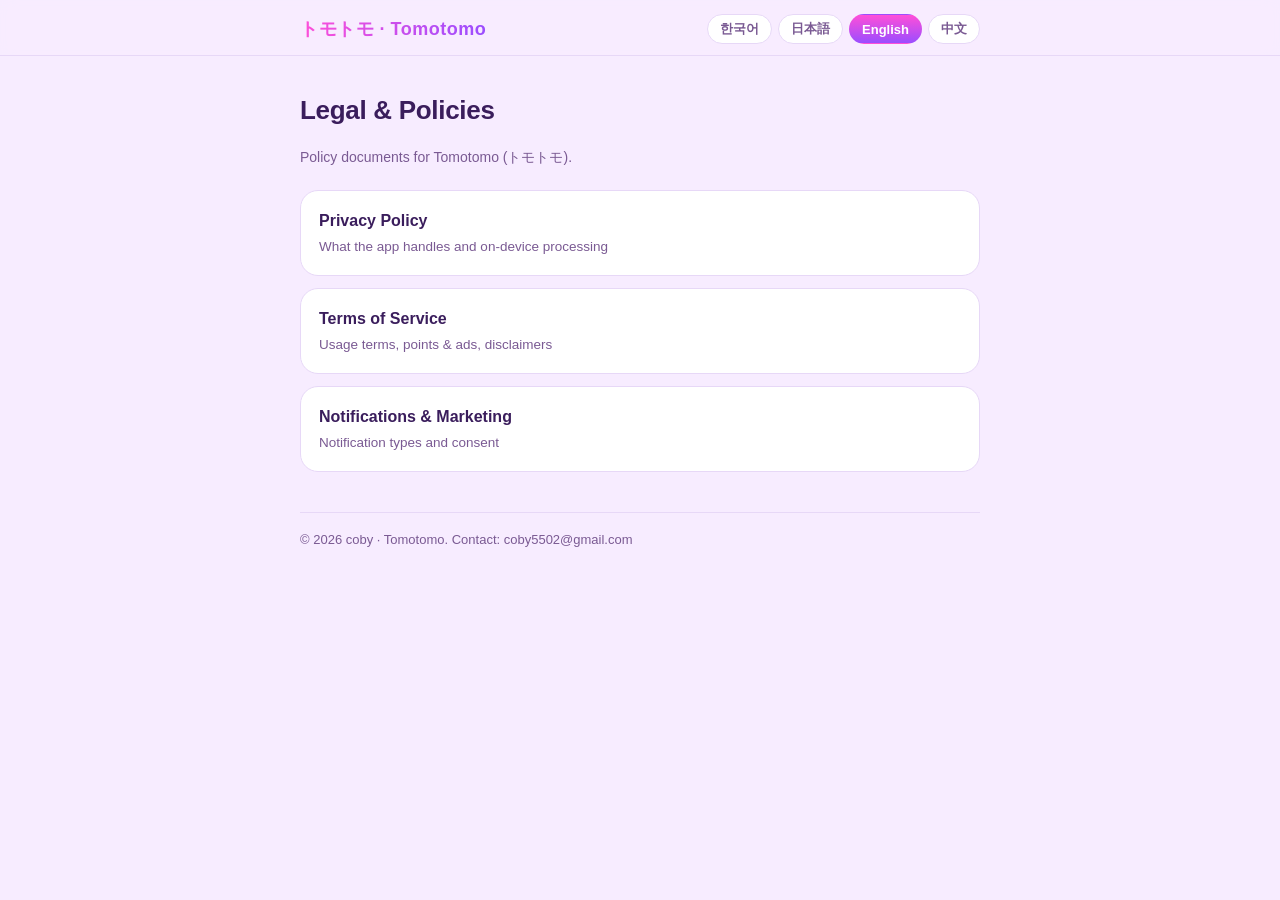
<file: docs/index.html>
<!doctype html>
<html lang="ko">
<head>
  <meta charset="utf-8" />
  <meta name="viewport" content="width=device-width, initial-scale=1, viewport-fit=cover" />
  <title>Tomotomo · トモトモ — Legal</title>
  <link rel="stylesheet" href="style.css" />
</head>
<body>
  <header class="top">
    <div class="brand">
      <div class="logo">トモトモ · Tomotomo</div>
      <nav class="langbar" aria-label="Language">
        <button class="langbtn" data-set="ko" type="button">한국어</button>
        <button class="langbtn" data-set="ja" type="button">日本語</button>
        <button class="langbtn" data-set="en" type="button">English</button>
        <button class="langbtn" data-set="zh" type="button">中文</button>
      </nav>
    </div>
  </header>

  <main class="wrap">
    <article data-lang="ko">
      <h1>약관 및 정책</h1>
      <p class="muted">Tomotomo(トモトモ)의 정책 문서입니다.</p>
      <div class="doclinks">
        <a href="privacy.html?lang=ko">개인정보처리방침<span>앱이 다루는 정보와 온디바이스 처리 원칙</span></a>
        <a href="terms.html?lang=ko">이용약관<span>서비스 이용 조건, 포인트·광고, 면책</span></a>
        <a href="marketing.html?lang=ko">마케팅·알림 수신 안내<span>알림의 종류와 수신 동의</span></a>
      </div>
    </article>
    <article data-lang="ja" hidden>
      <h1>規約とポリシー</h1>
      <p class="muted">Tomotomo（トモトモ）のポリシー文書です。</p>
      <div class="doclinks">
        <a href="privacy.html?lang=ja">プライバシーポリシー<span>アプリが扱う情報とオンデバイス処理の原則</span></a>
        <a href="terms.html?lang=ja">利用規約<span>利用条件、ポイント・広告、免責</span></a>
        <a href="marketing.html?lang=ja">通知・マーケティング受信のご案内<span>通知の種類と受信同意</span></a>
      </div>
    </article>
    <article data-lang="en" hidden>
      <h1>Legal &amp; Policies</h1>
      <p class="muted">Policy documents for Tomotomo (トモトモ).</p>
      <div class="doclinks">
        <a href="privacy.html?lang=en">Privacy Policy<span>What the app handles and on-device processing</span></a>
        <a href="terms.html?lang=en">Terms of Service<span>Usage terms, points &amp; ads, disclaimers</span></a>
        <a href="marketing.html?lang=en">Notifications &amp; Marketing<span>Notification types and consent</span></a>
      </div>
    </article>
    <article data-lang="zh" hidden>
      <h1>条款与政策</h1>
      <p class="muted">Tomotomo（トモトモ）的政策文档。</p>
      <div class="doclinks">
        <a href="privacy.html?lang=zh">隐私政策<span>应用处理的信息与设备本地处理原则</span></a>
        <a href="terms.html?lang=zh">使用条款<span>使用条件、积分与广告、免责</span></a>
        <a href="marketing.html?lang=zh">通知与营销接收说明<span>通知类型与接收同意</span></a>
      </div>
    </article>
    <footer>© 2026 coby · Tomotomo. Contact: coby5502@gmail.com</footer>
  </main>
  <script src="lang.js"></script>
</body>
</html>
</file>
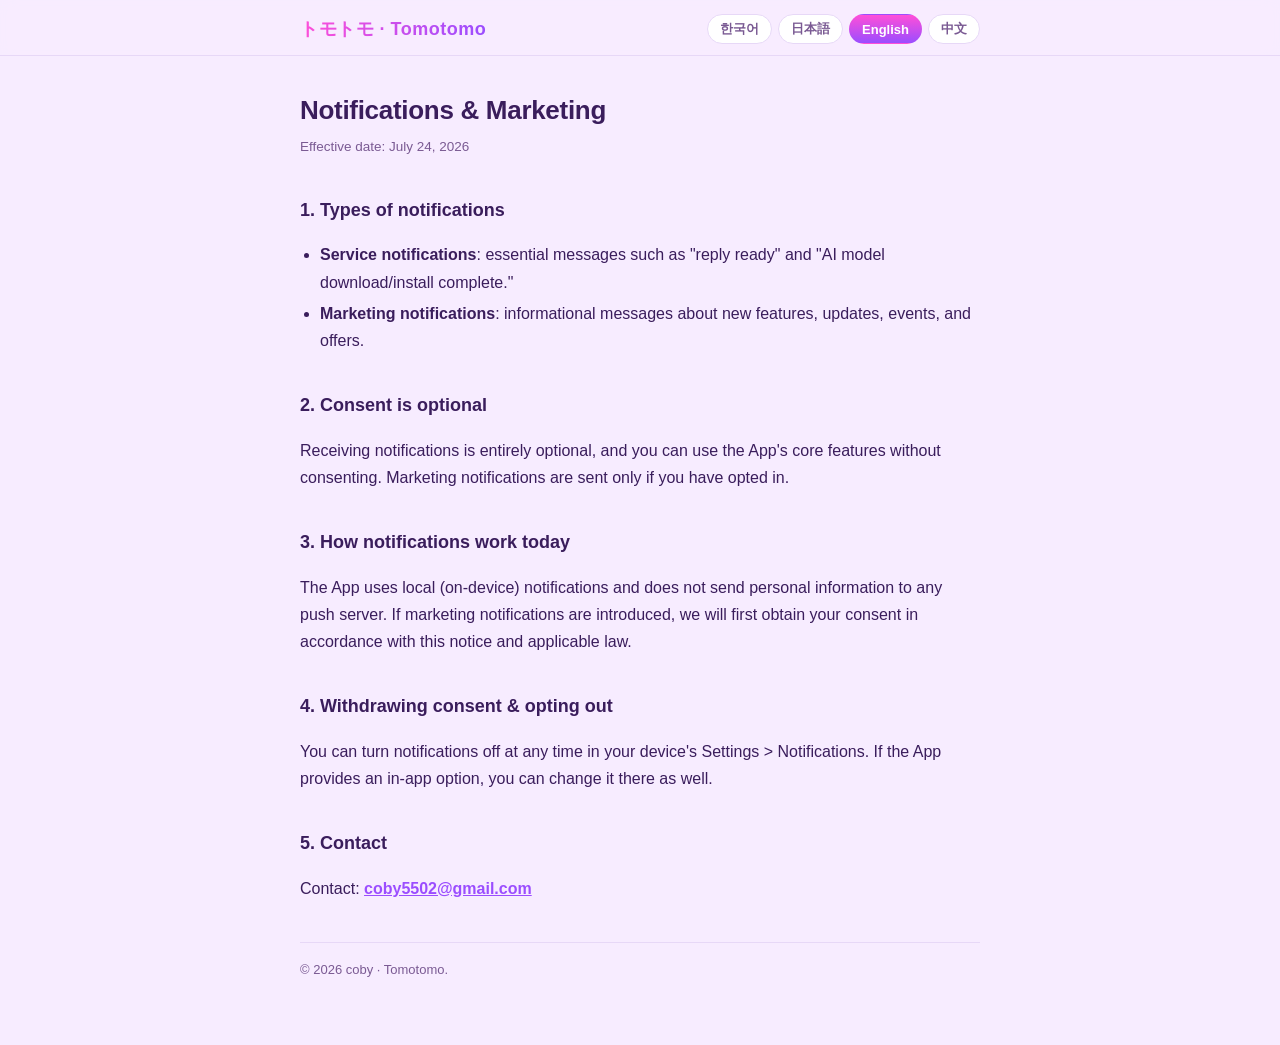
<file: docs/marketing.html>
<!doctype html>
<html lang="ko">
<head>
  <meta charset="utf-8" />
  <meta name="viewport" content="width=device-width, initial-scale=1, viewport-fit=cover" />
  <title>Tomotomo — Notifications &amp; Marketing / 마케팅·알림 수신 안내</title>
  <link rel="stylesheet" href="style.css" />
</head>
<body>
  <header class="top">
    <div class="brand">
      <div class="logo">トモトモ · Tomotomo</div>
      <nav class="langbar" aria-label="Language">
        <button class="langbtn" data-set="ko" type="button">한국어</button>
        <button class="langbtn" data-set="ja" type="button">日本語</button>
        <button class="langbtn" data-set="en" type="button">English</button>
        <button class="langbtn" data-set="zh" type="button">中文</button>
      </nav>
    </div>
  </header>

  <main class="wrap">

    <!-- ================= KOREAN ================= -->
    <article data-lang="ko">
      <h1>마케팅·알림 수신 안내</h1>
      <p class="eff">시행일: 2026년 7월 24일</p>

      <h2>1. 알림의 종류</h2>
      <ul>
        <li><strong>서비스 알림</strong>: 답장 준비 완료, AI 모델 다운로드/설치 완료 등 이용에
          꼭 필요한 안내입니다.</li>
        <li><strong>마케팅 알림</strong>: 새로운 기능, 업데이트, 이벤트·혜택 등의 정보성 안내입니다.</li>
      </ul>

      <h2>2. 수신 동의는 선택입니다</h2>
      <p>알림 수신은 전적으로 선택 사항이며, 동의하지 않아도 본 앱의 핵심 기능을 이용할 수 있습니다.
        마케팅 알림은 이용자가 동의한 경우에 한하여 발송됩니다.</p>

      <h2>3. 현재 알림 방식</h2>
      <p>본 앱은 기기 내 로컬 알림을 사용하며, 별도의 푸시 서버로 개인정보를 전송하지 않습니다.
        마케팅 목적의 알림을 도입하는 경우에도 본 안내와 관련 법령에 따라 이용자 동의를 먼저
        확인합니다.</p>

      <h2>4. 동의 철회 및 수신 거부</h2>
      <p>알림은 기기의 설정 &gt; 알림 메뉴에서 언제든지 끌 수 있습니다. 앱 내 설정에서 관련 옵션을
        제공하는 경우 그곳에서도 변경할 수 있습니다.</p>

      <h2>5. 문의</h2>
      <p>문의: <a href="mailto:coby5502@gmail.com">coby5502@gmail.com</a></p>

      <footer>© 2026 coby · Tomotomo.</footer>
    </article>

    <!-- ================= JAPANESE ================= -->
    <article data-lang="ja" hidden>
      <h1>通知・マーケティング受信のご案内</h1>
      <p class="eff">施行日: 2026年7月24日</p>

      <h2>1. 通知の種類</h2>
      <ul>
        <li><strong>サービス通知</strong>: 返信準備の完了、AIモデルのダウンロード／インストール完了など、
          利用に必要なお知らせです。</li>
        <li><strong>マーケティング通知</strong>: 新機能、アップデート、イベント・特典などの情報のお知らせです。</li>
      </ul>

      <h2>2. 受信同意は任意です</h2>
      <p>通知の受信は任意であり、同意しなくても本アプリの主要機能をご利用いただけます。マーケティング
        通知は、利用者が同意した場合に限り配信します。</p>

      <h2>3. 現在の通知方式</h2>
      <p>本アプリは端末内のローカル通知を使用し、外部のプッシュサーバーへ個人情報を送信しません。
        マーケティング目的の通知を導入する場合も、本案内および関係法令に従い、事前に利用者の同意を
        確認します。</p>

      <h2>4. 同意の撤回・受信拒否</h2>
      <p>通知は端末の「設定 &gt; 通知」からいつでもオフにできます。アプリ内設定に該当オプションがある
        場合は、そちらからも変更できます。</p>

      <h2>5. お問い合わせ</h2>
      <p>お問い合わせ: <a href="mailto:coby5502@gmail.com">coby5502@gmail.com</a></p>

      <footer>© 2026 coby · Tomotomo.</footer>
    </article>

    <!-- ================= ENGLISH ================= -->
    <article data-lang="en" hidden>
      <h1>Notifications &amp; Marketing</h1>
      <p class="eff">Effective date: July 24, 2026</p>

      <h2>1. Types of notifications</h2>
      <ul>
        <li><strong>Service notifications</strong>: essential messages such as "reply ready" and
          "AI model download/install complete."</li>
        <li><strong>Marketing notifications</strong>: informational messages about new features, updates,
          events, and offers.</li>
      </ul>

      <h2>2. Consent is optional</h2>
      <p>Receiving notifications is entirely optional, and you can use the App's core features without
        consenting. Marketing notifications are sent only if you have opted in.</p>

      <h2>3. How notifications work today</h2>
      <p>The App uses local (on-device) notifications and does not send personal information to any push
        server. If marketing notifications are introduced, we will first obtain your consent in accordance
        with this notice and applicable law.</p>

      <h2>4. Withdrawing consent &amp; opting out</h2>
      <p>You can turn notifications off at any time in your device's Settings &gt; Notifications. If the App
        provides an in-app option, you can change it there as well.</p>

      <h2>5. Contact</h2>
      <p>Contact: <a href="mailto:coby5502@gmail.com">coby5502@gmail.com</a></p>

      <footer>© 2026 coby · Tomotomo.</footer>
    </article>

    <!-- ================= CHINESE (Simplified) ================= -->
    <article data-lang="zh" hidden>
      <h1>通知与营销接收说明</h1>
      <p class="eff">生效日期：2026年7月24日</p>

      <h2>1. 通知类型</h2>
      <ul>
        <li><strong>服务通知</strong>：回复已就绪、AI 模型下载／安装完成等使用所必需的提醒。</li>
        <li><strong>营销通知</strong>：关于新功能、更新、活动与优惠等信息性提醒。</li>
      </ul>

      <h2>2. 接收同意为可选</h2>
      <p>接收通知完全可选，即使不同意也可使用本应用的核心功能。营销通知仅在您选择接收（opt-in）时才会发送。</p>

      <h2>3. 当前的通知方式</h2>
      <p>本应用使用设备本地通知，不会向任何推送服务器发送个人信息。若引入营销类通知，我们也将依据本说明及相关法律，事先确认您的同意。</p>

      <h2>4. 撤回同意与拒绝接收</h2>
      <p>您可随时在设备的“设置 &gt; 通知”中关闭通知。若应用内提供相应选项，也可在其中更改。</p>

      <h2>5. 联系方式</h2>
      <p>联系方式：<a href="mailto:coby5502@gmail.com">coby5502@gmail.com</a></p>

      <footer>© 2026 coby · Tomotomo.</footer>
    </article>

  </main>
  <script src="lang.js"></script>
</body>
</html>
</file>
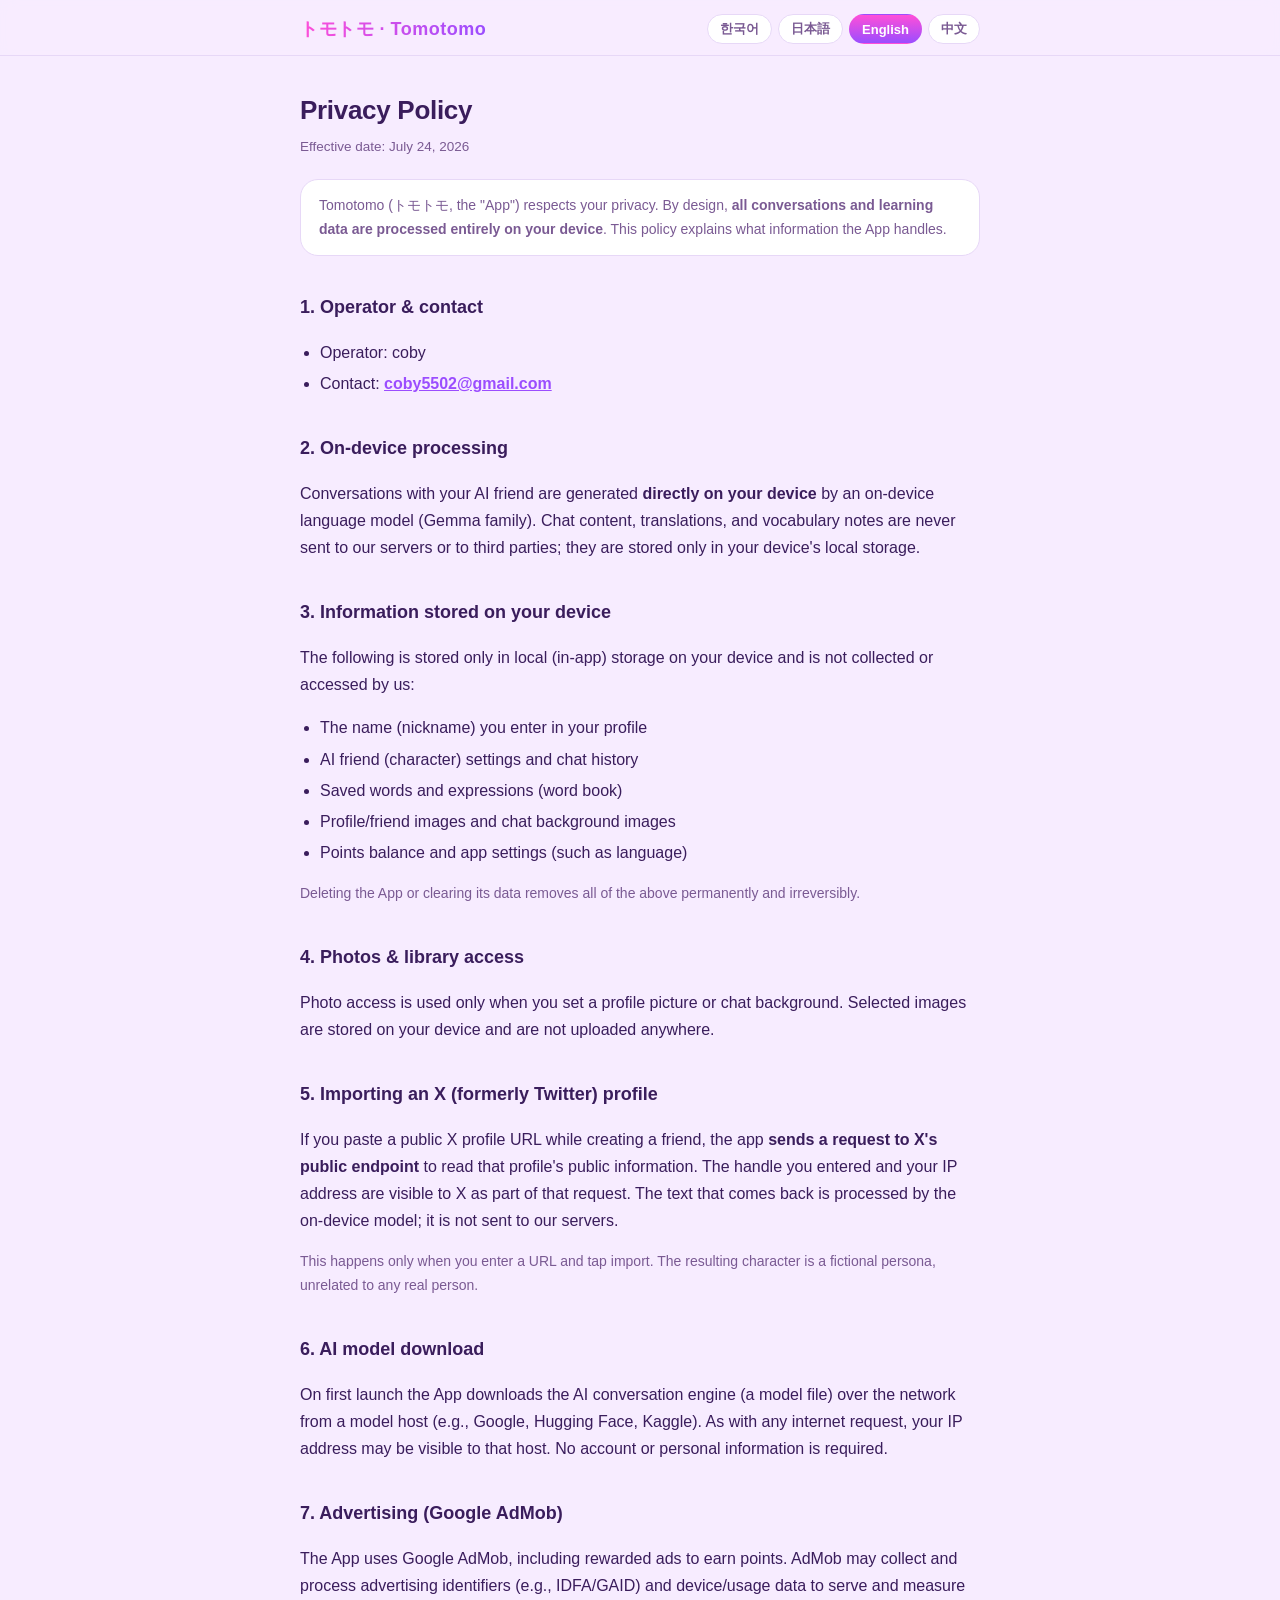
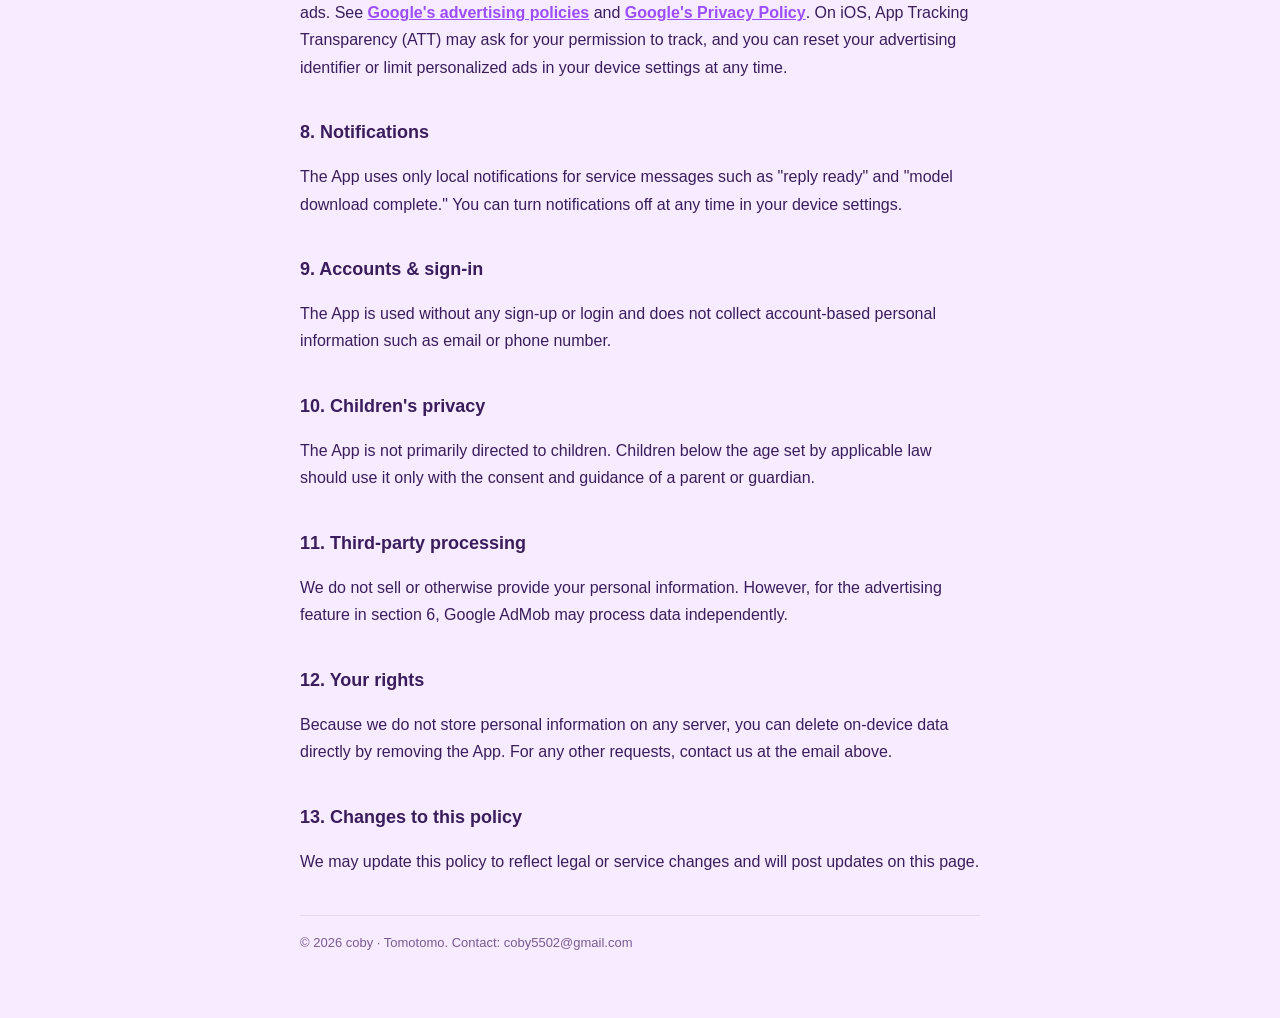
<file: docs/privacy.html>
<!doctype html>
<html lang="ko">
<head>
  <meta charset="utf-8" />
  <meta name="viewport" content="width=device-width, initial-scale=1, viewport-fit=cover" />
  <title>Tomotomo — Privacy Policy / 개인정보처리방침</title>
  <link rel="stylesheet" href="style.css" />
</head>
<body>
  <header class="top">
    <div class="brand">
      <div class="logo">トモトモ · Tomotomo</div>
      <nav class="langbar" aria-label="Language">
        <button class="langbtn" data-set="ko" type="button">한국어</button>
        <button class="langbtn" data-set="ja" type="button">日本語</button>
        <button class="langbtn" data-set="en" type="button">English</button>
        <button class="langbtn" data-set="zh" type="button">中文</button>
      </nav>
    </div>
  </header>

  <main class="wrap">

    <!-- ================= KOREAN ================= -->
    <article data-lang="ko">
      <h1>개인정보처리방침</h1>
      <p class="eff">시행일: 2026년 7월 24일</p>

      <div class="card muted">
        Tomotomo(トモトモ, 이하 "본 앱")는 이용자의 개인정보를 소중히 여기며,
        기본적으로 <strong>모든 대화와 학습 데이터를 이용자의 기기 안에서만</strong>
        처리합니다. 본 방침은 본 앱이 어떤 정보를 다루는지 설명합니다.
      </div>

      <h2>1. 운영 주체 및 연락처</h2>
      <ul>
        <li>운영자: coby</li>
        <li>문의 이메일: <a href="mailto:coby5502@gmail.com">coby5502@gmail.com</a></li>
      </ul>

      <h2>2. 온디바이스(기기 내) 처리 원칙</h2>
      <p>본 앱의 AI 친구와 나누는 대화는 기기에 설치된 온디바이스 언어 모델(Gemma 계열)이
        <strong>기기 내부에서 직접 생성</strong>합니다. 대화 내용, 번역, 어휘 설명은
        운영자의 서버나 제3자에게 전송되지 않으며, 기기 로컬 저장소에만 저장됩니다.</p>

      <h2>3. 기기에 저장되는 정보</h2>
      <p>아래 정보는 이용자 기기의 로컬 저장소(앱 내부 저장소)에만 저장되며 운영자가
        수집·열람하지 않습니다.</p>
      <ul>
        <li>프로필에 입력한 이름(닉네임)</li>
        <li>AI 친구(캐릭터) 설정 및 대화 기록</li>
        <li>저장한 단어·표현(단어장)</li>
        <li>프로필/친구 이미지, 채팅 배경 이미지</li>
        <li>포인트 잔액 및 앱 설정(언어 등)</li>
      </ul>
      <p class="muted">앱 삭제 또는 기기의 앱 데이터 삭제 시 위 정보는 모두 사라지며 복구할 수 없습니다.</p>

      <h2>4. 사진 및 앨범 접근</h2>
      <p>프로필 사진 또는 채팅 배경을 설정할 때에만 사진 접근 권한을 사용합니다. 선택한
        이미지는 기기에만 저장되며 외부로 업로드되지 않습니다.</p>

      <h2>5. X(구 Twitter) 프로필 불러오기</h2>
      <p>친구를 만들 때 공개된 X 프로필 주소를 직접 입력하면, 해당 프로필의 공개 정보를
        불러오기 위해 <strong>X의 공개 엔드포인트에 요청이 전송</strong>됩니다. 이때
        이용자가 입력한 계정명과 이용자의 IP 주소가 X에 전달됩니다. 불러온 텍스트는
        기기 내부의 온디바이스 모델이 처리하며 운영자 서버로는 전송되지 않습니다.</p>
      <p class="muted">이 기능은 이용자가 주소를 입력하고 불러오기를 누를 때에만 동작합니다.
        생성되는 캐릭터는 실제 인물과 무관한 가상의 설정입니다.</p>

      <h2>6. AI 모델 다운로드</h2>
      <p>최초 실행 시 AI 대화 엔진(모델 파일)을 모델 배포처(예: Google, Hugging Face,
        Kaggle 등)로부터 네트워크를 통해 내려받습니다. 이 과정은 일반적인 인터넷 통신과
        같이 이용자의 IP 주소가 해당 배포처에 노출될 수 있으며, 별도의 계정 생성이나
        개인정보 입력은 필요하지 않습니다.</p>

      <h2>7. 광고 (Google AdMob)</h2>
      <p>본 앱은 포인트 적립을 위한 보상형 광고 등에 Google AdMob을 사용합니다. AdMob은
        광고 제공 및 측정을 위해 광고 식별자(예: IDFA/GAID)와 기기·이용 정보를 수집·처리할
        수 있습니다. 자세한 내용은
        <a href="https://policies.google.com/technologies/ads" target="_blank" rel="noopener">Google 광고 정책</a> 및
        <a href="https://policies.google.com/privacy" target="_blank" rel="noopener">Google 개인정보처리방침</a>을 참고하세요.
        iOS에서는 앱 추적 투명성(ATT)에 따라 추적에 대한 동의를 요청할 수 있으며, 이용자는
        기기 설정에서 언제든지 광고 식별자를 재설정하거나 맞춤형 광고를 제한할 수 있습니다.</p>

      <h2>8. 알림</h2>
      <p>본 앱은 답장 완료, 모델 다운로드 완료 등 서비스 안내를 위한 로컬 알림만
        사용합니다. 알림은 기기 설정에서 언제든지 끌 수 있습니다.</p>

      <h2>9. 계정 및 로그인</h2>
      <p>본 앱은 별도의 회원가입이나 로그인 없이 사용하며, 이메일·전화번호 등 계정 기반
        개인정보를 수집하지 않습니다.</p>

      <h2>10. 아동의 개인정보</h2>
      <p>본 앱은 아동을 주 대상으로 하지 않습니다. 관련 법령에서 정한 연령 미만의 아동은
        보호자의 동의 및 지도 아래 이용하시기 바랍니다.</p>

      <h2>11. 제3자 처리</h2>
      <p>운영자는 개인정보를 별도로 판매하거나 제공하지 않습니다. 다만 위 6항의 광고
        기능을 위해 Google AdMob이 독립적으로 데이터를 처리할 수 있습니다.</p>

      <h2>12. 이용자의 권리</h2>
      <p>본 앱은 서버에 개인정보를 보관하지 않으므로, 기기 내 데이터는 앱 삭제로 직접
        삭제할 수 있습니다. 그 밖의 문의나 요청은 위 이메일로 연락해 주세요.</p>

      <h2>13. 방침의 변경</h2>
      <p>본 방침은 법령이나 서비스 변경에 따라 개정될 수 있으며, 개정 시 본 페이지를 통해
        고지합니다.</p>

      <footer>© 2026 coby · Tomotomo. 문의: coby5502@gmail.com</footer>
    </article>

    <!-- ================= JAPANESE ================= -->
    <article data-lang="ja" hidden>
      <h1>プライバシーポリシー</h1>
      <p class="eff">施行日: 2026年7月24日</p>

      <div class="card muted">
        Tomotomo（トモトモ、以下「本アプリ」）は利用者のプライバシーを尊重し、原則として
        <strong>すべての会話・学習データを利用者の端末内でのみ</strong>処理します。本ポリシーは
        本アプリが扱う情報について説明します。
      </div>

      <h2>1. 運営者および連絡先</h2>
      <ul>
        <li>運営者: coby</li>
        <li>お問い合わせ: <a href="mailto:coby5502@gmail.com">coby5502@gmail.com</a></li>
      </ul>

      <h2>2. オンデバイス（端末内）処理の原則</h2>
      <p>本アプリのAIフレンドとの会話は、端末に導入されたオンデバイス言語モデル（Gemma系）が
        <strong>端末内で直接生成</strong>します。会話内容・翻訳・語彙解説は運営者のサーバーや
        第三者に送信されず、端末のローカルストレージにのみ保存されます。</p>

      <h2>3. 端末に保存される情報</h2>
      <p>以下の情報は利用者の端末内（アプリ内ストレージ）にのみ保存され、運営者が収集・閲覧
        することはありません。</p>
      <ul>
        <li>プロフィールに入力した名前（ニックネーム）</li>
        <li>AIフレンド（キャラクター）の設定および会話履歴</li>
        <li>保存した単語・表現（単語帳）</li>
        <li>プロフィール／フレンド画像、チャット背景画像</li>
        <li>ポイント残高およびアプリ設定（言語など）</li>
      </ul>
      <p class="muted">アプリの削除または端末のアプリデータ削除により、上記情報はすべて消去され、復元できません。</p>

      <h2>4. 写真・アルバムへのアクセス</h2>
      <p>プロフィール写真やチャット背景を設定する場合にのみ写真へのアクセスを使用します。
        選択した画像は端末内にのみ保存され、外部へアップロードされません。</p>

      <h2>5. X（旧 Twitter）プロフィールの読み込み</h2>
      <p>友だちを作成する際に公開されている X のプロフィール URL を入力すると、その公開情報を
        取得するために <strong>X の公開エンドポイントへリクエストが送信</strong>されます。
        その際、入力されたアカウント名と利用者の IP アドレスが X に伝わります。取得した
        テキストは端末内のオンデバイスモデルが処理し、運営者のサーバーには送信されません。</p>
      <p class="muted">この機能は利用者が URL を入力して読み込みを実行したときにのみ動作します。
        生成されるキャラクターは実在の人物とは無関係な架空の設定です。</p>

      <h2>6. AIモデルのダウンロード</h2>
      <p>初回起動時に、AI会話エンジン（モデルファイル）を配布元（例: Google、Hugging Face、
        Kaggle など）からネットワーク経由でダウンロードします。この通信は一般的なインターネット
        通信と同様に利用者のIPアドレスが配布元に伝わる場合がありますが、アカウント作成や個人情報の
        入力は不要です。</p>

      <h2>7. 広告 (Google AdMob)</h2>
      <p>本アプリはポイント付与のためのリワード広告などに Google AdMob を利用します。AdMob は
        広告配信・測定のために広告識別子（IDFA/GAID 等）や端末・利用情報を収集・処理する場合が
        あります。詳しくは
        <a href="https://policies.google.com/technologies/ads" target="_blank" rel="noopener">Google の広告ポリシー</a>および
        <a href="https://policies.google.com/privacy" target="_blank" rel="noopener">Google プライバシーポリシー</a>をご確認ください。
        iOS では App Tracking Transparency（ATT）に基づきトラッキングの許可を求める場合があり、
        利用者は端末設定でいつでも広告識別子のリセットやパーソナライズ広告の制限が可能です。</p>

      <h2>8. 通知</h2>
      <p>本アプリは返信完了、モデルダウンロード完了などのサービス案内のためのローカル通知のみを
        使用します。通知は端末設定でいつでもオフにできます。</p>

      <h2>9. アカウント・ログイン</h2>
      <p>本アプリは会員登録やログインなしで利用でき、メールアドレスや電話番号などアカウントに
        基づく個人情報を収集しません。</p>

      <h2>10. 子どものプライバシー</h2>
      <p>本アプリは子どもを主な対象としていません。関係法令が定める年齢未満のお子様は、保護者の
        同意および指導のもとでご利用ください。</p>

      <h2>11. 第三者による処理</h2>
      <p>運営者は個人情報を販売または提供しません。ただし上記6項の広告機能のため、Google AdMob が
        独立してデータを処理する場合があります。</p>

      <h2>12. 利用者の権利</h2>
      <p>本アプリはサーバーに個人情報を保管しないため、端末内のデータはアプリの削除により直接
        消去できます。その他のお問い合わせやご請求は上記メールへご連絡ください。</p>

      <h2>13. ポリシーの変更</h2>
      <p>本ポリシーは法令やサービスの変更に応じて改定される場合があり、改定時は本ページで
        告知します。</p>

      <footer>© 2026 coby · Tomotomo. お問い合わせ: coby5502@gmail.com</footer>
    </article>

    <!-- ================= ENGLISH ================= -->
    <article data-lang="en" hidden>
      <h1>Privacy Policy</h1>
      <p class="eff">Effective date: July 24, 2026</p>

      <div class="card muted">
        Tomotomo (トモトモ, the "App") respects your privacy. By design,
        <strong>all conversations and learning data are processed entirely on your device</strong>.
        This policy explains what information the App handles.
      </div>

      <h2>1. Operator &amp; contact</h2>
      <ul>
        <li>Operator: coby</li>
        <li>Contact: <a href="mailto:coby5502@gmail.com">coby5502@gmail.com</a></li>
      </ul>

      <h2>2. On-device processing</h2>
      <p>Conversations with your AI friend are generated <strong>directly on your device</strong>
        by an on-device language model (Gemma family). Chat content, translations, and vocabulary
        notes are never sent to our servers or to third parties; they are stored only in your
        device's local storage.</p>

      <h2>3. Information stored on your device</h2>
      <p>The following is stored only in local (in-app) storage on your device and is not collected
        or accessed by us:</p>
      <ul>
        <li>The name (nickname) you enter in your profile</li>
        <li>AI friend (character) settings and chat history</li>
        <li>Saved words and expressions (word book)</li>
        <li>Profile/friend images and chat background images</li>
        <li>Points balance and app settings (such as language)</li>
      </ul>
      <p class="muted">Deleting the App or clearing its data removes all of the above permanently and irreversibly.</p>

      <h2>4. Photos &amp; library access</h2>
      <p>Photo access is used only when you set a profile picture or chat background. Selected images
        are stored on your device and are not uploaded anywhere.</p>

      <h2>5. Importing an X (formerly Twitter) profile</h2>
      <p>If you paste a public X profile URL while creating a friend, the app
        <strong>sends a request to X's public endpoint</strong> to read that
        profile's public information. The handle you entered and your IP address
        are visible to X as part of that request. The text that comes back is
        processed by the on-device model; it is not sent to our servers.</p>
      <p class="muted">This happens only when you enter a URL and tap import. The
        resulting character is a fictional persona, unrelated to any real person.</p>

      <h2>6. AI model download</h2>
      <p>On first launch the App downloads the AI conversation engine (a model file) over the network
        from a model host (e.g., Google, Hugging Face, Kaggle). As with any internet request, your IP
        address may be visible to that host. No account or personal information is required.</p>

      <h2>7. Advertising (Google AdMob)</h2>
      <p>The App uses Google AdMob, including rewarded ads to earn points. AdMob may collect and process
        advertising identifiers (e.g., IDFA/GAID) and device/usage data to serve and measure ads. See
        <a href="https://policies.google.com/technologies/ads" target="_blank" rel="noopener">Google's advertising policies</a> and
        <a href="https://policies.google.com/privacy" target="_blank" rel="noopener">Google's Privacy Policy</a>.
        On iOS, App Tracking Transparency (ATT) may ask for your permission to track, and you can reset your
        advertising identifier or limit personalized ads in your device settings at any time.</p>

      <h2>8. Notifications</h2>
      <p>The App uses only local notifications for service messages such as "reply ready" and "model download
        complete." You can turn notifications off at any time in your device settings.</p>

      <h2>9. Accounts &amp; sign-in</h2>
      <p>The App is used without any sign-up or login and does not collect account-based personal information
        such as email or phone number.</p>

      <h2>10. Children's privacy</h2>
      <p>The App is not primarily directed to children. Children below the age set by applicable law should use
        it only with the consent and guidance of a parent or guardian.</p>

      <h2>11. Third-party processing</h2>
      <p>We do not sell or otherwise provide your personal information. However, for the advertising feature in
        section 6, Google AdMob may process data independently.</p>

      <h2>12. Your rights</h2>
      <p>Because we do not store personal information on any server, you can delete on-device data directly by
        removing the App. For any other requests, contact us at the email above.</p>

      <h2>13. Changes to this policy</h2>
      <p>We may update this policy to reflect legal or service changes and will post updates on this page.</p>

      <footer>© 2026 coby · Tomotomo. Contact: coby5502@gmail.com</footer>
    </article>

    <!-- ================= CHINESE (Simplified) ================= -->
    <article data-lang="zh" hidden>
      <h1>隐私政策</h1>
      <p class="eff">生效日期：2026年7月24日</p>

      <div class="card muted">
        Tomotomo（トモトモ，以下称“本应用”）尊重您的隐私。在设计上，
        <strong>所有对话与学习数据均仅在您的设备本地进行处理</strong>。本政策说明本应用所处理的信息。
      </div>

      <h2>1. 运营者及联系方式</h2>
      <ul>
        <li>运营者：coby</li>
        <li>联系邮箱：<a href="mailto:coby5502@gmail.com">coby5502@gmail.com</a></li>
      </ul>

      <h2>2. 设备本地处理原则</h2>
      <p>与AI伙伴的对话由设备上的本地语言模型（Gemma 系列）<strong>直接在设备内生成</strong>。
        对话内容、翻译和词汇讲解不会发送至运营者服务器或任何第三方，仅保存在设备的本地存储中。</p>

      <h2>3. 保存在设备上的信息</h2>
      <p>以下信息仅保存在您设备的本地（应用内）存储中，运营者不会收集或读取：</p>
      <ul>
        <li>您在个人资料中输入的名字（昵称）</li>
        <li>AI伙伴（角色）设置及对话记录</li>
        <li>已保存的单词与表达（生词本）</li>
        <li>头像／伙伴图片、聊天背景图片</li>
        <li>积分余额及应用设置（如语言）</li>
      </ul>
      <p class="muted">删除本应用或清除其数据后，上述信息将全部永久删除且无法恢复。</p>

      <h2>4. 照片与相册访问</h2>
      <p>仅在您设置头像或聊天背景时才使用照片访问权限。所选图片仅保存在设备中，不会上传到任何位置。</p>

      <h2>5. 导入 X（原 Twitter）资料</h2>
      <p>在创建朋友时输入公开的 X 资料链接后，应用会
        <strong>向 X 的公开接口发送请求</strong>以读取该资料的公开信息。此过程中，你输入的
        账号名和你的 IP 地址会被 X 获知。取回的文本由设备端模型处理，不会发送至运营方服务器。</p>
      <p class="muted">该功能仅在你输入链接并点击导入时才会运行。生成的角色为虚构设定，与真实人物无关。</p>

      <h2>6. AI 模型下载</h2>
      <p>首次启动时，本应用会通过网络从模型分发方（如 Google、Hugging Face、Kaggle 等）下载
        AI 对话引擎（模型文件）。与一般网络请求相同，您的 IP 地址可能对该分发方可见；无需注册账号或
        填写个人信息。</p>

      <h2>7. 广告 (Google AdMob)</h2>
      <p>本应用使用 Google AdMob，包括用于赚取积分的激励广告。AdMob 可能会收集并处理广告标识符
        （如 IDFA/GAID）及设备／使用信息，用于投放和衡量广告。详情请参阅
        <a href="https://policies.google.com/technologies/ads" target="_blank" rel="noopener">Google 广告政策</a>和
        <a href="https://policies.google.com/privacy" target="_blank" rel="noopener">Google 隐私政策</a>。
        在 iOS 上，根据 App Tracking Transparency（ATT），应用可能会请求跟踪许可；您可随时在设备设置中
        重置广告标识符或限制个性化广告。</p>

      <h2>8. 通知</h2>
      <p>本应用仅使用本地通知发送服务提示，例如“回复已就绪”“模型下载完成”。您可随时在设备设置中关闭通知。</p>

      <h2>9. 账号与登录</h2>
      <p>本应用无需注册或登录即可使用，不收集邮箱、电话号码等基于账号的个人信息。</p>

      <h2>10. 儿童隐私</h2>
      <p>本应用并非主要面向儿童。未达适用法律规定年龄的儿童，请在监护人同意与指导下使用。</p>

      <h2>11. 第三方处理</h2>
      <p>运营者不会出售或另行提供您的个人信息。但为实现第 6 条的广告功能，Google AdMob 可能会独立处理数据。</p>

      <h2>12. 您的权利</h2>
      <p>由于我们不在任何服务器上保存个人信息，您可通过删除本应用直接清除设备内数据。其他咨询或请求请通过上述邮箱联系我们。</p>

      <h2>13. 政策变更</h2>
      <p>本政策可能因法律或服务变更而修订，修订时将在本页面公告。</p>

      <footer>© 2026 coby · Tomotomo. 联系方式：coby5502@gmail.com</footer>
    </article>

  </main>
  <script src="lang.js"></script>
</body>
</html>
</file>
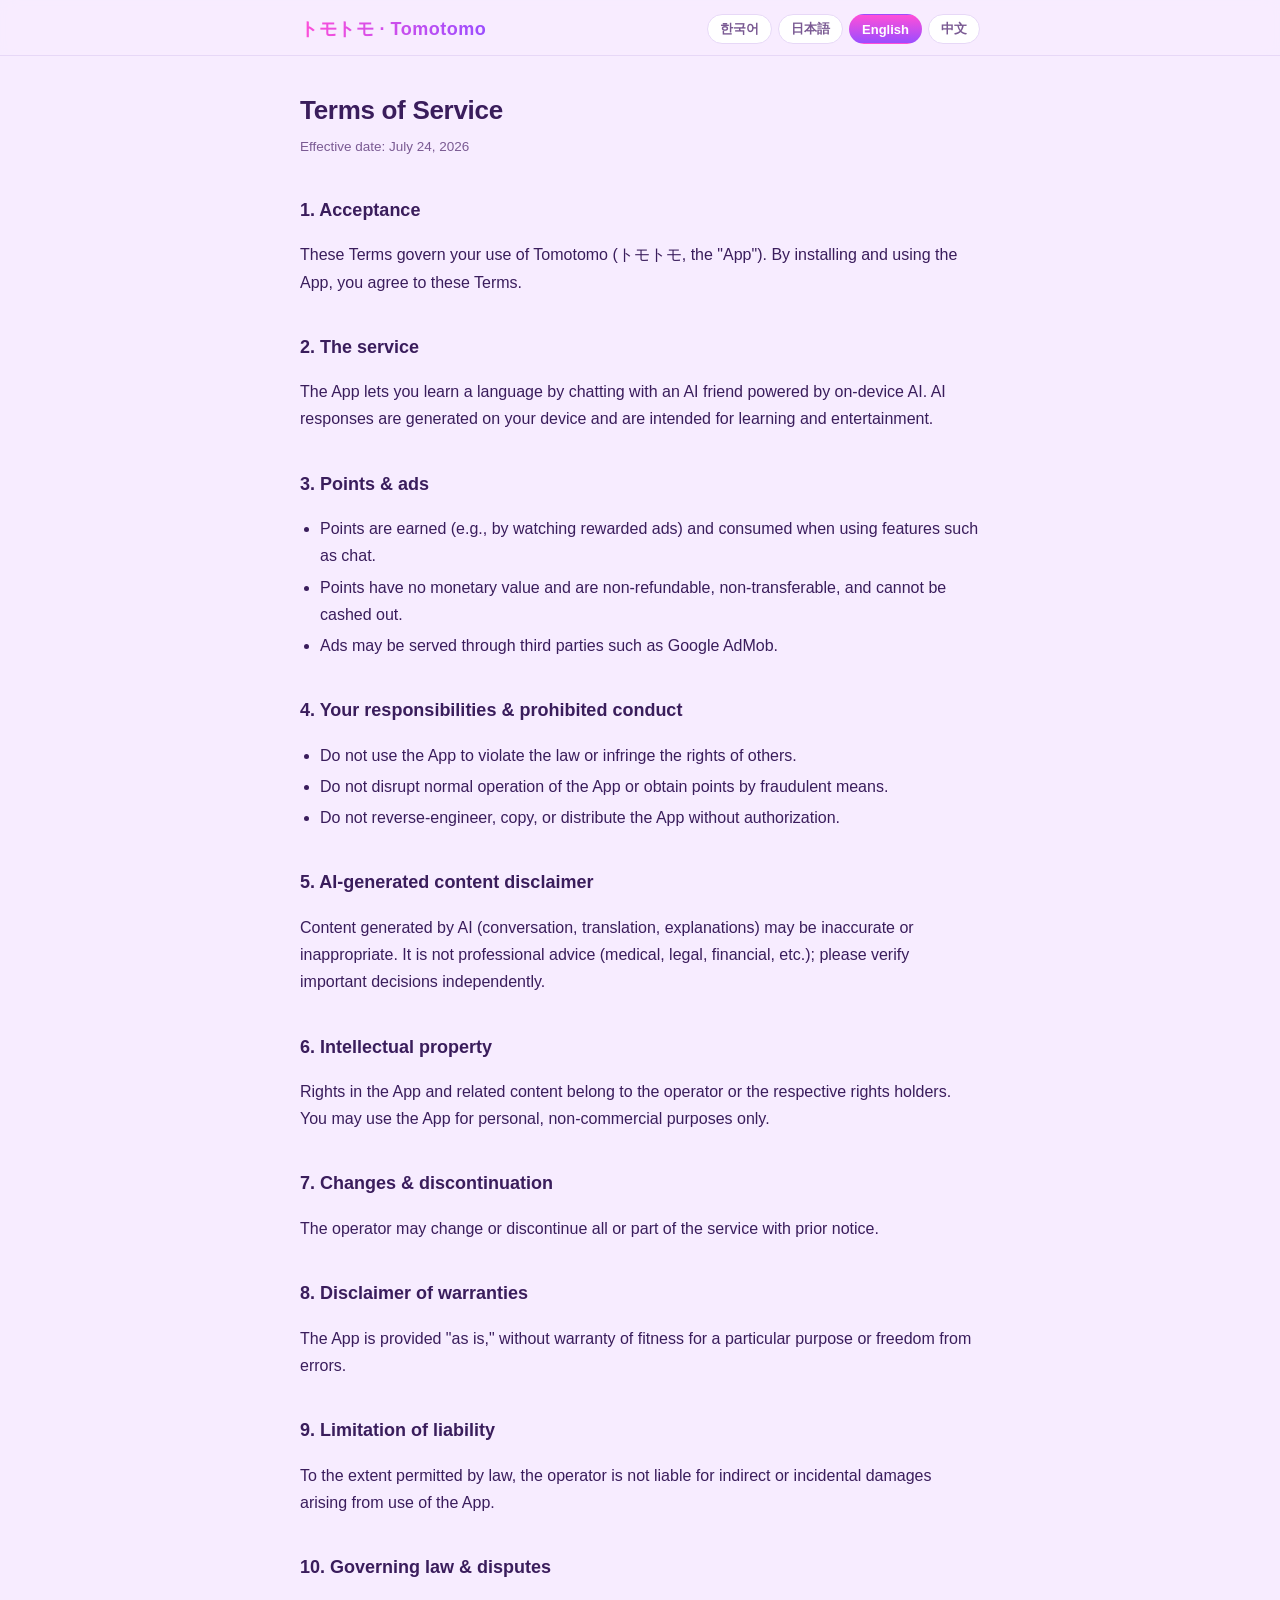
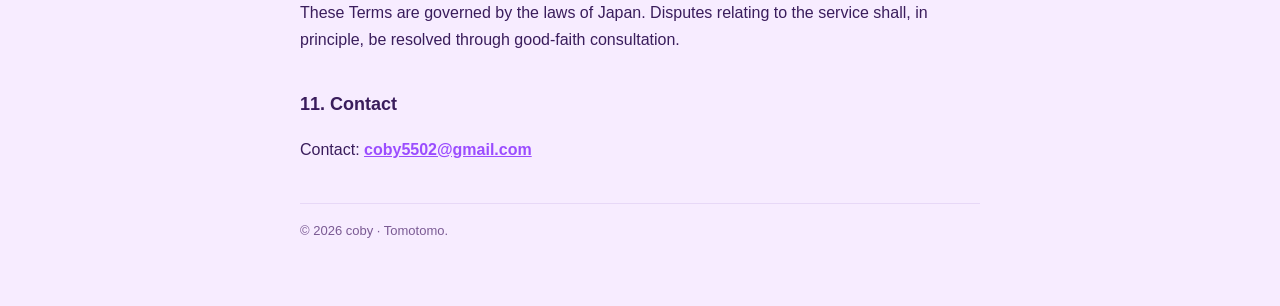
<file: docs/terms.html>
<!doctype html>
<html lang="ko">
<head>
  <meta charset="utf-8" />
  <meta name="viewport" content="width=device-width, initial-scale=1, viewport-fit=cover" />
  <title>Tomotomo — Terms of Service / 이용약관</title>
  <link rel="stylesheet" href="style.css" />
</head>
<body>
  <header class="top">
    <div class="brand">
      <div class="logo">トモトモ · Tomotomo</div>
      <nav class="langbar" aria-label="Language">
        <button class="langbtn" data-set="ko" type="button">한국어</button>
        <button class="langbtn" data-set="ja" type="button">日本語</button>
        <button class="langbtn" data-set="en" type="button">English</button>
        <button class="langbtn" data-set="zh" type="button">中文</button>
      </nav>
    </div>
  </header>

  <main class="wrap">

    <!-- ================= KOREAN ================= -->
    <article data-lang="ko">
      <h1>이용약관</h1>
      <p class="eff">시행일: 2026년 7월 24일</p>

      <h2>1. 약관의 동의</h2>
      <p>본 약관은 Tomotomo(トモトモ, 이하 "본 앱") 이용에 관한 조건을 정합니다. 본 앱을
        설치·이용함으로써 이용자는 본 약관에 동의한 것으로 봅니다.</p>

      <h2>2. 서비스 개요</h2>
      <p>본 앱은 온디바이스 AI를 활용해 AI 친구와 대화하며 언어를 학습하는 서비스를
        제공합니다. AI 응답은 기기 내부에서 생성되며, 학습·엔터테인먼트 목적입니다.</p>

      <h2>3. 포인트 및 광고</h2>
      <ul>
        <li>포인트는 보상형 광고 시청 등으로 적립되고, 대화 등 기능 이용 시 차감됩니다.</li>
        <li>포인트는 현금 가치가 없으며 환불·양도·현금화되지 않습니다.</li>
        <li>광고는 Google AdMob 등 제3자를 통해 제공될 수 있습니다.</li>
      </ul>

      <h2>4. 이용자의 책임 및 금지행위</h2>
      <ul>
        <li>관련 법령을 위반하거나 타인의 권리를 침해하는 목적으로 본 앱을 이용하지 않습니다.</li>
        <li>앱의 정상적인 운영을 방해하거나 부정한 방법으로 포인트를 취득하지 않습니다.</li>
        <li>본 앱을 리버스 엔지니어링하거나 무단 복제·배포하지 않습니다.</li>
      </ul>

      <h2>5. AI 생성 콘텐츠에 관한 면책</h2>
      <p>AI가 생성한 대화·번역·설명은 부정확하거나 부적절할 수 있습니다. 의료·법률·금융 등
        전문적 조언이 아니며, 중요한 결정은 반드시 별도의 검증을 거치시기 바랍니다.</p>

      <h2>6. 지식재산권</h2>
      <p>본 앱 및 관련 콘텐츠에 대한 권리는 운영자 또는 정당한 권리자에게 귀속됩니다. 이용자는
        개인적·비상업적 용도로만 본 앱을 이용할 수 있습니다.</p>

      <h2>7. 서비스의 변경 및 중단</h2>
      <p>운영자는 서비스의 전부 또는 일부를 사전 고지 후 변경하거나 중단할 수 있습니다.</p>

      <h2>8. 보증의 부인</h2>
      <p>본 앱은 "있는 그대로" 제공되며, 특정 목적에의 적합성이나 무오류를 보증하지 않습니다.</p>

      <h2>9. 책임의 제한</h2>
      <p>관련 법령이 허용하는 범위에서, 운영자는 본 앱 이용으로 발생한 간접·부수적 손해에 대해
        책임을 지지 않습니다.</p>

      <h2>10. 준거법 및 분쟁</h2>
      <p>본 약관은 일본법을 준거법으로 하며, 서비스 이용과 관련한 분쟁은 성실한 협의로 해결하는
        것을 원칙으로 합니다.</p>

      <h2>11. 문의</h2>
      <p>문의: <a href="mailto:coby5502@gmail.com">coby5502@gmail.com</a></p>

      <footer>© 2026 coby · Tomotomo.</footer>
    </article>

    <!-- ================= JAPANESE ================= -->
    <article data-lang="ja" hidden>
      <h1>利用規約</h1>
      <p class="eff">施行日: 2026年7月24日</p>

      <h2>1. 規約への同意</h2>
      <p>本規約は Tomotomo（トモトモ、以下「本アプリ」）の利用条件を定めます。本アプリを
        インストール・利用することで、利用者は本規約に同意したものとみなされます。</p>

      <h2>2. サービス概要</h2>
      <p>本アプリはオンデバイスAIを活用し、AIフレンドと会話しながら言語を学習するサービスを
        提供します。AIの応答は端末内で生成され、学習・エンターテインメントを目的とします。</p>

      <h2>3. ポイントと広告</h2>
      <ul>
        <li>ポイントはリワード広告の視聴などで付与され、会話などの機能利用時に消費されます。</li>
        <li>ポイントは金銭的価値を持たず、返金・譲渡・換金はできません。</li>
        <li>広告は Google AdMob などの第三者を通じて提供される場合があります。</li>
      </ul>

      <h2>4. 利用者の責任および禁止事項</h2>
      <ul>
        <li>法令に違反し、または他者の権利を侵害する目的で本アプリを利用しないこと。</li>
        <li>アプリの正常な運営を妨害し、または不正な方法でポイントを取得しないこと。</li>
        <li>本アプリをリバースエンジニアリングし、または無断で複製・配布しないこと。</li>
      </ul>

      <h2>5. AI生成コンテンツに関する免責</h2>
      <p>AIが生成した会話・翻訳・解説は不正確または不適切な場合があります。医療・法律・金融などの
        専門的助言ではなく、重要な判断は必ず別途ご確認ください。</p>

      <h2>6. 知的財産権</h2>
      <p>本アプリおよび関連コンテンツに関する権利は運営者または正当な権利者に帰属します。利用者は
        個人的・非商業的目的でのみ本アプリを利用できます。</p>

      <h2>7. サービスの変更・中断</h2>
      <p>運営者は、事前の告知のうえサービスの全部または一部を変更または中断することがあります。</p>

      <h2>8. 保証の否認</h2>
      <p>本アプリは「現状有姿」で提供され、特定目的への適合性や無誤謬性を保証しません。</p>

      <h2>9. 責任の制限</h2>
      <p>法令が許す範囲で、運営者は本アプリの利用により生じた間接的・付随的損害について責任を
        負いません。</p>

      <h2>10. 準拠法および紛争</h2>
      <p>本規約は日本法を準拠法とし、サービス利用に関する紛争は誠実な協議によって解決することを
        原則とします。</p>

      <h2>11. お問い合わせ</h2>
      <p>お問い合わせ: <a href="mailto:coby5502@gmail.com">coby5502@gmail.com</a></p>

      <footer>© 2026 coby · Tomotomo.</footer>
    </article>

    <!-- ================= ENGLISH ================= -->
    <article data-lang="en" hidden>
      <h1>Terms of Service</h1>
      <p class="eff">Effective date: July 24, 2026</p>

      <h2>1. Acceptance</h2>
      <p>These Terms govern your use of Tomotomo (トモトモ, the "App"). By installing and using the App,
        you agree to these Terms.</p>

      <h2>2. The service</h2>
      <p>The App lets you learn a language by chatting with an AI friend powered by on-device AI. AI
        responses are generated on your device and are intended for learning and entertainment.</p>

      <h2>3. Points &amp; ads</h2>
      <ul>
        <li>Points are earned (e.g., by watching rewarded ads) and consumed when using features such as chat.</li>
        <li>Points have no monetary value and are non-refundable, non-transferable, and cannot be cashed out.</li>
        <li>Ads may be served through third parties such as Google AdMob.</li>
      </ul>

      <h2>4. Your responsibilities &amp; prohibited conduct</h2>
      <ul>
        <li>Do not use the App to violate the law or infringe the rights of others.</li>
        <li>Do not disrupt normal operation of the App or obtain points by fraudulent means.</li>
        <li>Do not reverse-engineer, copy, or distribute the App without authorization.</li>
      </ul>

      <h2>5. AI-generated content disclaimer</h2>
      <p>Content generated by AI (conversation, translation, explanations) may be inaccurate or inappropriate.
        It is not professional advice (medical, legal, financial, etc.); please verify important decisions
        independently.</p>

      <h2>6. Intellectual property</h2>
      <p>Rights in the App and related content belong to the operator or the respective rights holders. You may
        use the App for personal, non-commercial purposes only.</p>

      <h2>7. Changes &amp; discontinuation</h2>
      <p>The operator may change or discontinue all or part of the service with prior notice.</p>

      <h2>8. Disclaimer of warranties</h2>
      <p>The App is provided "as is," without warranty of fitness for a particular purpose or freedom from errors.</p>

      <h2>9. Limitation of liability</h2>
      <p>To the extent permitted by law, the operator is not liable for indirect or incidental damages arising
        from use of the App.</p>

      <h2>10. Governing law &amp; disputes</h2>
      <p>These Terms are governed by the laws of Japan. Disputes relating to the service shall, in principle, be
        resolved through good-faith consultation.</p>

      <h2>11. Contact</h2>
      <p>Contact: <a href="mailto:coby5502@gmail.com">coby5502@gmail.com</a></p>

      <footer>© 2026 coby · Tomotomo.</footer>
    </article>

    <!-- ================= CHINESE (Simplified) ================= -->
    <article data-lang="zh" hidden>
      <h1>使用条款</h1>
      <p class="eff">生效日期：2026年7月24日</p>

      <h2>1. 条款的接受</h2>
      <p>本条款约定 Tomotomo（トモトモ，以下称“本应用”）的使用条件。安装并使用本应用，即视为您同意本条款。</p>

      <h2>2. 服务概述</h2>
      <p>本应用利用设备本地 AI，提供与 AI 伙伴对话以学习语言的服务。AI 回复在设备内生成，用于学习与娱乐目的。</p>

      <h2>3. 积分与广告</h2>
      <ul>
        <li>积分通过观看激励广告等方式获得，并在使用对话等功能时扣除。</li>
        <li>积分不具有货币价值，不可退款、转让或兑现。</li>
        <li>广告可能通过 Google AdMob 等第三方投放。</li>
      </ul>

      <h2>4. 用户责任与禁止行为</h2>
      <ul>
        <li>不得将本应用用于违反法律或侵害他人权利的目的。</li>
        <li>不得妨碍应用的正常运行，或以不正当方式获取积分。</li>
        <li>不得对本应用进行逆向工程，或未经授权复制、分发。</li>
      </ul>

      <h2>5. AI 生成内容免责声明</h2>
      <p>AI 生成的对话、翻译和讲解可能不准确或不恰当。其并非医疗、法律、金融等专业建议，重要决定请务必另行核实。</p>

      <h2>6. 知识产权</h2>
      <p>本应用及相关内容的权利归运营者或相应权利人所有。您仅可将本应用用于个人、非商业目的。</p>

      <h2>7. 服务的变更与中止</h2>
      <p>运营者可在事先告知后变更或中止全部或部分服务。</p>

      <h2>8. 保证的否认</h2>
      <p>本应用按“现状”提供，不保证适用于特定目的或没有错误。</p>

      <h2>9. 责任限制</h2>
      <p>在法律允许的范围内，运营者对因使用本应用而产生的间接或附带损害不承担责任。</p>

      <h2>10. 准据法与争议</h2>
      <p>本条款以日本法律为准据法，与服务使用相关的争议原则上通过诚信协商解决。</p>

      <h2>11. 联系方式</h2>
      <p>联系方式：<a href="mailto:coby5502@gmail.com">coby5502@gmail.com</a></p>

      <footer>© 2026 coby · Tomotomo.</footer>
    </article>

  </main>
  <script src="lang.js"></script>
</body>
</html>
</file>
<file: docs/style.css>
:root {
  --bg: #f7ecff;
  --card: #ffffff;
  --ink: #3a1d5c;
  --ink-soft: #7a5a93;
  --accent: #ff4fd8;
  --accent-deep: #9b4dff;
  --edge: #e7d8f7;
  --radius: 18px;
}

@media (prefers-color-scheme: dark) {
  :root {
    --bg: #241633;
    --card: #31234a;
    --ink: #f7ecff;
    --ink-soft: #c7a9e0;
    --accent: #ff6fe0;
    --accent-deep: #b477ff;
    --edge: #3d2b5c;
  }
}

* { box-sizing: border-box; }

html { -webkit-text-size-adjust: 100%; }

body {
  margin: 0;
  background: var(--bg);
  color: var(--ink);
  font-family: -apple-system, BlinkMacSystemFont, "Segoe UI", "Hiragino Sans",
    "Noto Sans KR", "Noto Sans JP", "Noto Sans SC", "Apple SD Gothic Neo",
    Roboto, sans-serif;
  line-height: 1.7;
  font-size: 16px;
}

.wrap {
  max-width: 720px;
  margin: 0 auto;
  padding: 24px 20px 64px;
}

header.top {
  position: sticky;
  top: 0;
  z-index: 10;
  background: color-mix(in srgb, var(--bg) 88%, transparent);
  backdrop-filter: saturate(1.2) blur(8px);
  -webkit-backdrop-filter: saturate(1.2) blur(8px);
  border-bottom: 1px solid var(--edge);
}

.brand {
  max-width: 720px;
  margin: 0 auto;
  padding: 14px 20px 10px;
  display: flex;
  align-items: center;
  justify-content: space-between;
  gap: 12px;
  flex-wrap: wrap;
}

.brand .logo {
  font-weight: 800;
  font-size: 18px;
  background: linear-gradient(90deg, var(--accent), var(--accent-deep));
  -webkit-background-clip: text;
  background-clip: text;
  color: transparent;
  letter-spacing: 0.5px;
}

.langbar { display: flex; gap: 6px; }

.langbtn {
  border: 1.5px solid var(--edge);
  background: var(--card);
  color: var(--ink-soft);
  border-radius: 999px;
  padding: 5px 12px;
  font-size: 13px;
  font-weight: 700;
  cursor: pointer;
  transition: all 0.15s ease;
}
.langbtn[aria-current="true"] {
  color: #fff;
  background: linear-gradient(180deg, var(--accent), var(--accent-deep));
  border-color: transparent;
}

h1 {
  font-size: 26px;
  margin: 8px 0 4px;
  letter-spacing: -0.3px;
}

.eff {
  color: var(--ink-soft);
  font-size: 13.5px;
  margin: 0 0 20px;
}

h2 {
  font-size: 18px;
  margin: 28px 0 8px;
  padding-top: 8px;
}

p, li { color: var(--ink); }

a { color: var(--accent-deep); font-weight: 600; word-break: break-word; }

ul { padding-left: 20px; }
li { margin: 4px 0; }

.card {
  background: var(--card);
  border: 1.5px solid var(--edge);
  border-radius: var(--radius);
  padding: 14px 18px;
  margin: 14px 0;
}

.muted { color: var(--ink-soft); font-size: 14px; }

.doclinks {
  display: grid;
  gap: 12px;
  margin-top: 20px;
}
.doclinks a {
  display: block;
  background: var(--card);
  border: 1.5px solid var(--edge);
  border-radius: var(--radius);
  padding: 16px 18px;
  text-decoration: none;
  color: var(--ink);
  font-weight: 700;
}
.doclinks a span { display: block; color: var(--ink-soft); font-weight: 500; font-size: 13.5px; margin-top: 2px; }

footer {
  margin-top: 40px;
  padding-top: 16px;
  border-top: 1px solid var(--edge);
  color: var(--ink-soft);
  font-size: 13px;
}

[data-lang][hidden] { display: none; }
</file>
